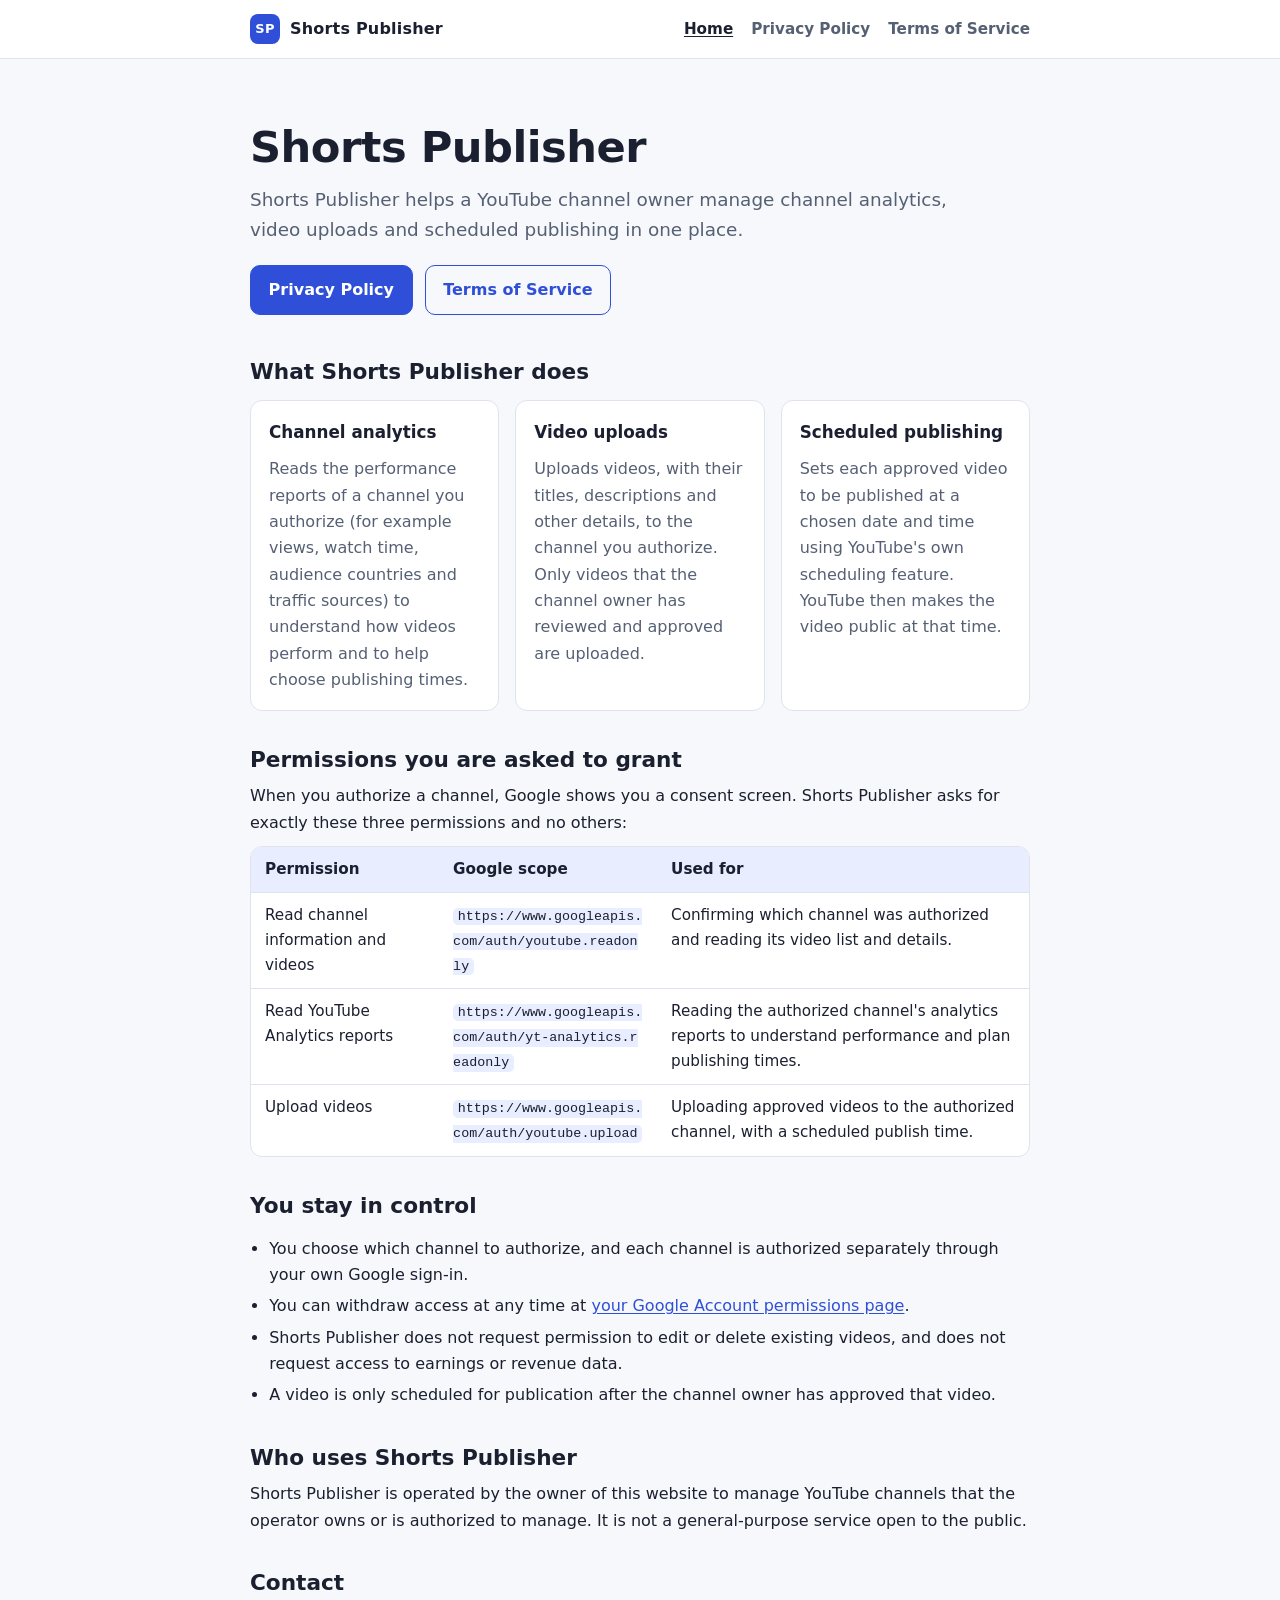
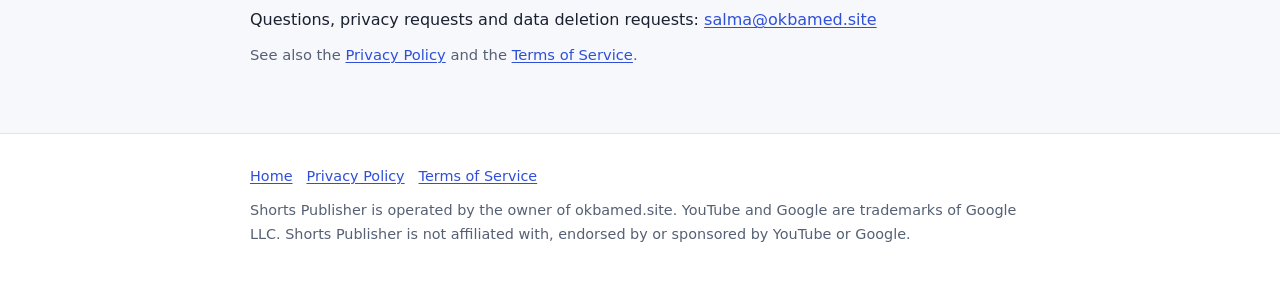
<file: index.html>
<!doctype html>
<html lang="en">
<head>
<meta charset="utf-8">
<meta name="viewport" content="width=device-width, initial-scale=1">
<title>Shorts Publisher | YouTube analytics, uploads and scheduled publishing</title>
<meta name="description" content="Shorts Publisher helps a YouTube channel owner manage channel analytics, video uploads and scheduled publishing.">
<link rel="canonical" href="https://okbamed.site/">
<link rel="icon" href="/favicon.svg" type="image/svg+xml">
<link rel="stylesheet" href="/style.css">
</head>
<body>
<a class="skip" href="#main">Skip to content</a>
<header class="site"><div class="wrap">
  <a class="brand" href="/"><span class="mark" aria-hidden="true">SP</span><span>Shorts Publisher</span></a>
  <nav aria-label="Main"><a href="/" aria-current="page">Home</a><a href="/privacy">Privacy Policy</a><a href="/terms">Terms of Service</a></nav>
</div></header>

<main id="main"><div class="wrap">
  <section class="hero">
    <h1>Shorts Publisher</h1>
    <p class="lead">Shorts Publisher helps a YouTube channel owner manage channel analytics, video uploads and scheduled publishing in one place.</p>
    <div class="actions">
      <a class="btn primary" href="/privacy">Privacy Policy</a>
      <a class="btn ghost" href="/terms">Terms of Service</a>
    </div>
  </section>

  <h2>What Shorts Publisher does</h2>
  <div class="grid">
    <div class="card"><h3>Channel analytics</h3><p>Reads the performance reports of a channel you authorize (for example views, watch time, audience countries and traffic sources) to understand how videos perform and to help choose publishing times.</p></div>
    <div class="card"><h3>Video uploads</h3><p>Uploads videos, with their titles, descriptions and other details, to the channel you authorize. Only videos that the channel owner has reviewed and approved are uploaded.</p></div>
    <div class="card"><h3>Scheduled publishing</h3><p>Sets each approved video to be published at a chosen date and time using YouTube's own scheduling feature. YouTube then makes the video public at that time.</p></div>
  </div>

  <h2>Permissions you are asked to grant</h2>
  <p>When you authorize a channel, Google shows you a consent screen. Shorts Publisher asks for exactly these three permissions and no others:</p>
  <div class="tablewrap"><table>
    <thead><tr><th>Permission</th><th>Google scope</th><th>Used for</th></tr></thead>
    <tbody>
      <tr><td>Read channel information and videos</td><td><code>https://www.googleapis.com/auth/youtube.readonly</code></td><td>Confirming which channel was authorized and reading its video list and details.</td></tr>
      <tr><td>Read YouTube Analytics reports</td><td><code>https://www.googleapis.com/auth/yt-analytics.readonly</code></td><td>Reading the authorized channel's analytics reports to understand performance and plan publishing times.</td></tr>
      <tr><td>Upload videos</td><td><code>https://www.googleapis.com/auth/youtube.upload</code></td><td>Uploading approved videos to the authorized channel, with a scheduled publish time.</td></tr>
    </tbody>
  </table></div>

  <h2>You stay in control</h2>
  <ul>
    <li>You choose which channel to authorize, and each channel is authorized separately through your own Google sign-in.</li>
    <li>You can withdraw access at any time at <a href="https://myaccount.google.com/permissions" rel="noopener">your Google Account permissions page</a>.</li>
    <li>Shorts Publisher does not request permission to edit or delete existing videos, and does not request access to earnings or revenue data.</li>
    <li>A video is only scheduled for publication after the channel owner has approved that video.</li>
  </ul>

  <h2>Who uses Shorts Publisher</h2>
  <p>Shorts Publisher is operated by the owner of this website to manage YouTube channels that the operator owns or is authorized to manage. It is not a general-purpose service open to the public.</p>

  <h2 id="contact">Contact</h2>
  <p>Questions, privacy requests and data deletion requests: <a href="mailto:salma@okbamed.site">salma@okbamed.site</a></p>
  <p class="meta">See also the <a href="/privacy">Privacy Policy</a> and the <a href="/terms">Terms of Service</a>.</p>
</div></main>

<footer class="site"><div class="wrap">
  <p><a href="/">Home</a><a href="/privacy">Privacy Policy</a><a href="/terms">Terms of Service</a></p>
  <p>Shorts Publisher is operated by the owner of okbamed.site. YouTube and Google are trademarks of Google LLC. Shorts Publisher is not affiliated with, endorsed by or sponsored by YouTube or Google.</p>
</div></footer>
</body>
</html>
</file>
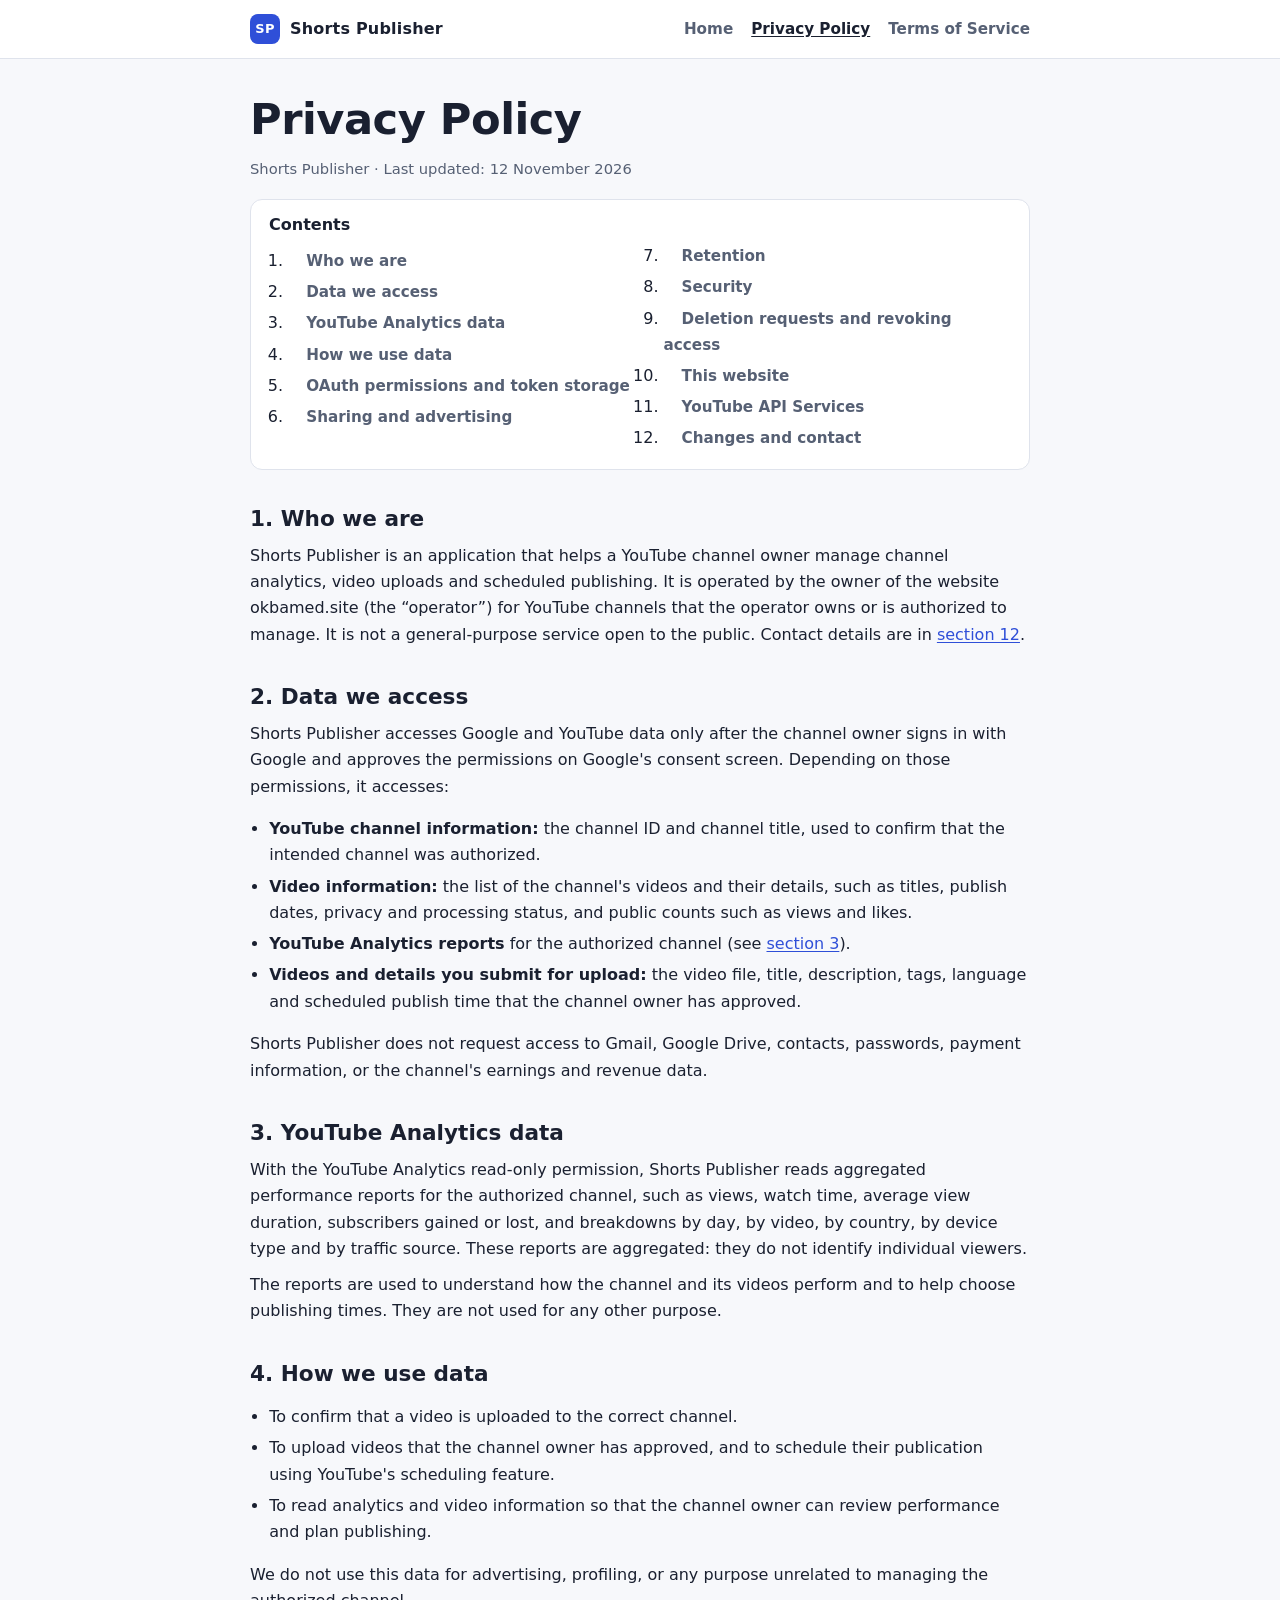
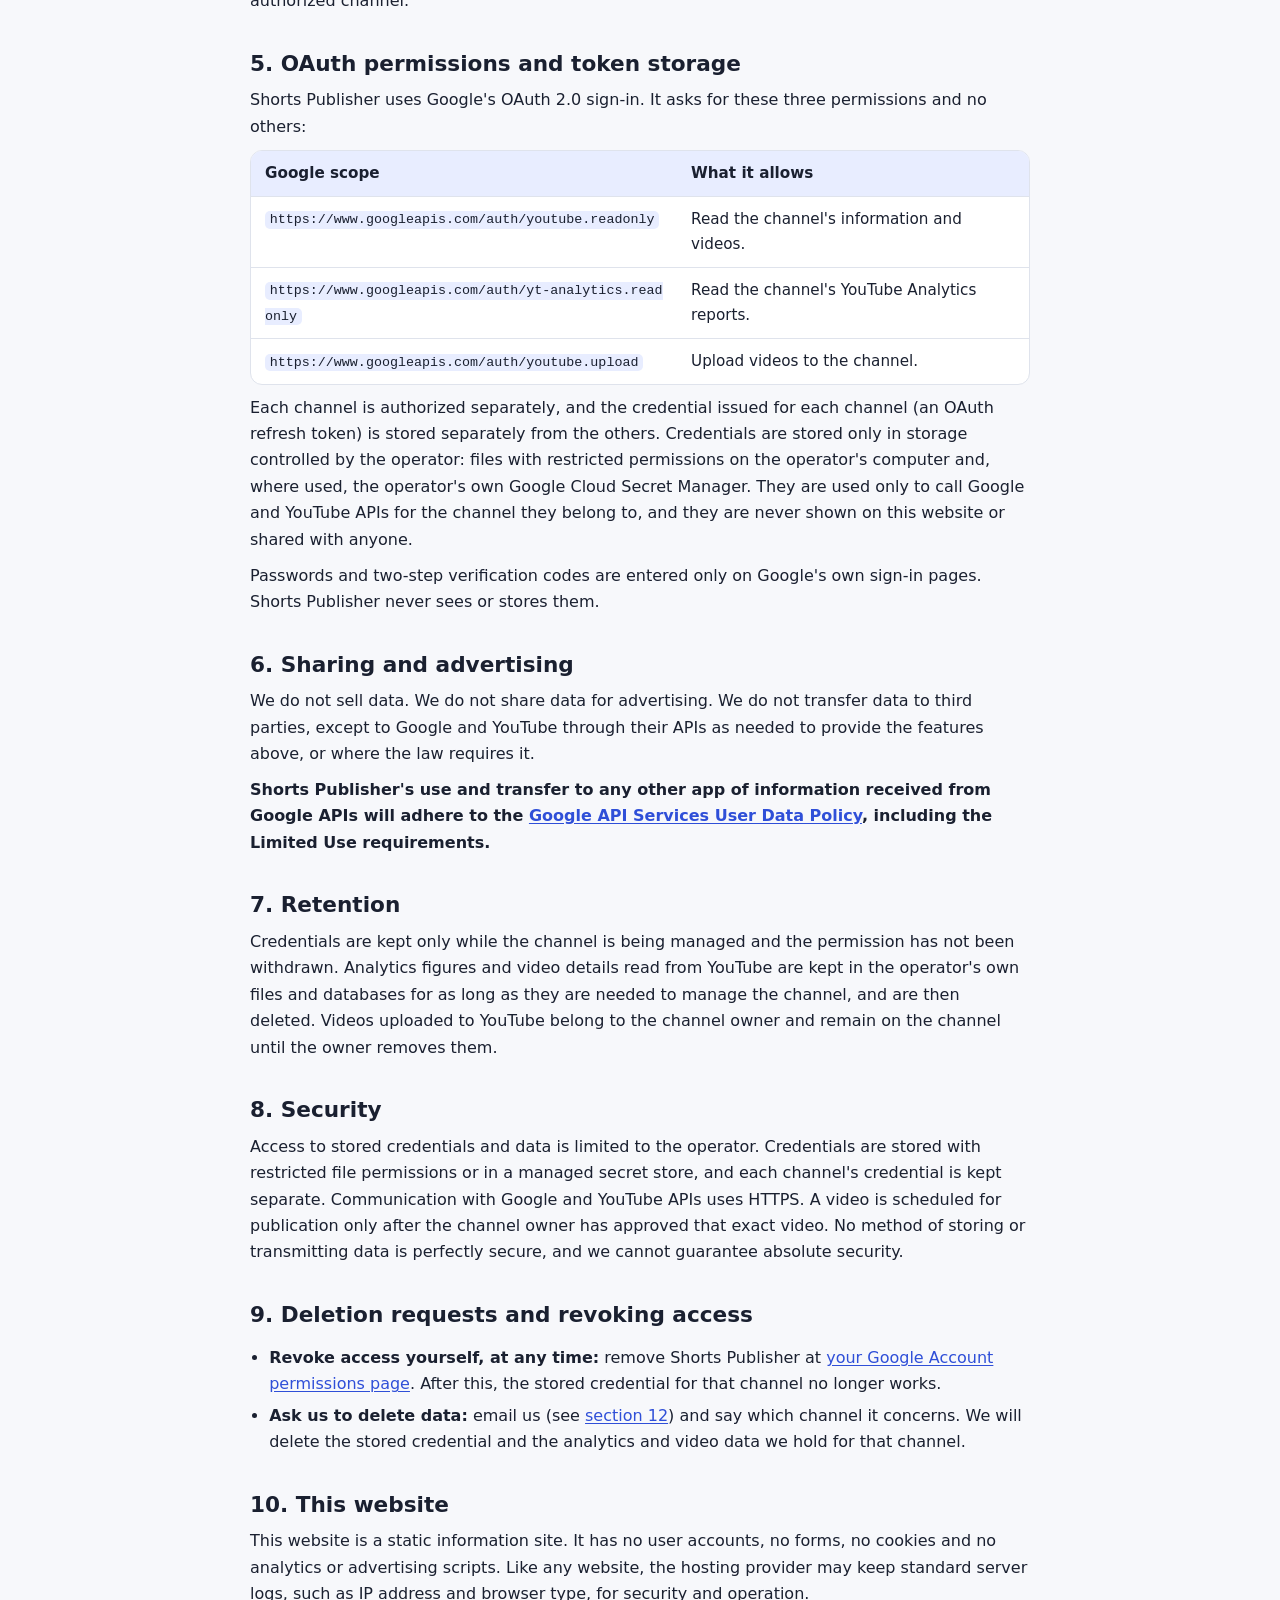
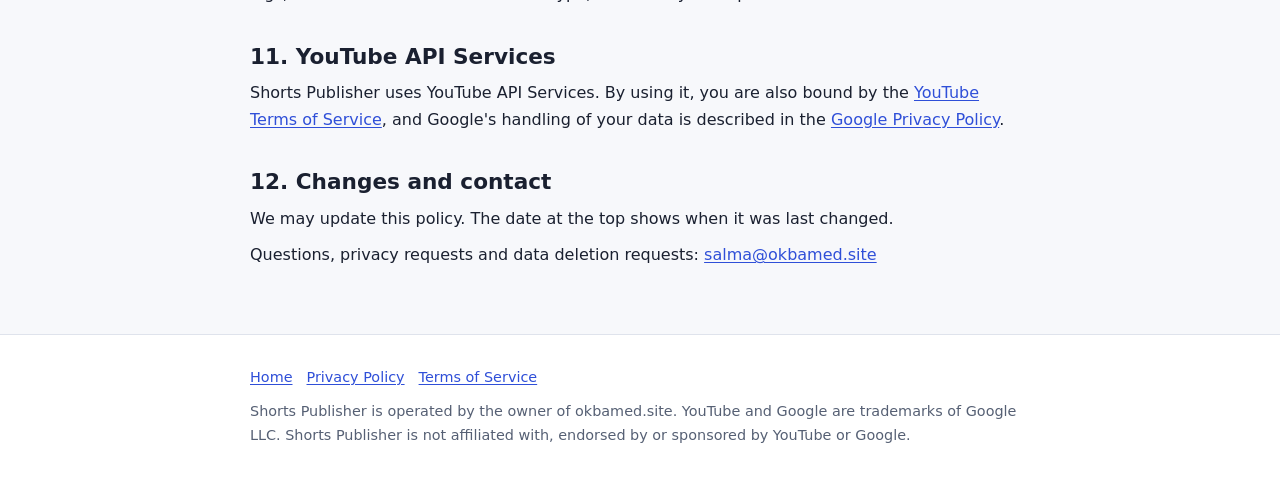
<file: privacy.html>
<!doctype html>
<html lang="en">
<head>
<meta charset="utf-8">
<meta name="viewport" content="width=device-width, initial-scale=1">
<title>Privacy Policy | Shorts Publisher</title>
<meta name="description" content="How Shorts Publisher accesses, uses, stores and deletes YouTube account and YouTube Analytics data.">
<link rel="canonical" href="https://okbamed.site/privacy">
<link rel="icon" href="/favicon.svg" type="image/svg+xml">
<link rel="stylesheet" href="/style.css">
</head>
<body>
<a class="skip" href="#main">Skip to content</a>
<header class="site"><div class="wrap">
  <a class="brand" href="/"><span class="mark" aria-hidden="true">SP</span><span>Shorts Publisher</span></a>
  <nav aria-label="Main"><a href="/">Home</a><a href="/privacy" aria-current="page">Privacy Policy</a><a href="/terms">Terms of Service</a></nav>
</div></header>

<main id="main"><div class="wrap">
  <h1>Privacy Policy</h1>
  <p class="meta">Shorts Publisher &middot; Last updated: 12 November 2026</p>

  <nav class="toc" aria-label="Contents"><strong>Contents</strong>
    <ol>
      <li><a href="#who">Who we are</a></li>
      <li><a href="#data">Data we access</a></li>
      <li><a href="#analytics">YouTube Analytics data</a></li>
      <li><a href="#use">How we use data</a></li>
      <li><a href="#oauth">OAuth permissions and token storage</a></li>
      <li><a href="#sharing">Sharing and advertising</a></li>
      <li><a href="#retention">Retention</a></li>
      <li><a href="#security">Security</a></li>
      <li><a href="#deletion">Deletion requests and revoking access</a></li>
      <li><a href="#website">This website</a></li>
      <li><a href="#youtube">YouTube API Services</a></li>
      <li><a href="#changes">Changes and contact</a></li>
    </ol>
  </nav>

  <h2 id="who">1. Who we are</h2>
  <p>Shorts Publisher is an application that helps a YouTube channel owner manage channel analytics, video uploads and scheduled publishing. It is operated by the owner of the website okbamed.site (the &ldquo;operator&rdquo;) for YouTube channels that the operator owns or is authorized to manage. It is not a general-purpose service open to the public. Contact details are in <a href="#changes">section 12</a>.</p>

  <h2 id="data">2. Data we access</h2>
  <p>Shorts Publisher accesses Google and YouTube data only after the channel owner signs in with Google and approves the permissions on Google's consent screen. Depending on those permissions, it accesses:</p>
  <ul>
    <li><strong>YouTube channel information:</strong> the channel ID and channel title, used to confirm that the intended channel was authorized.</li>
    <li><strong>Video information:</strong> the list of the channel's videos and their details, such as titles, publish dates, privacy and processing status, and public counts such as views and likes.</li>
    <li><strong>YouTube Analytics reports</strong> for the authorized channel (see <a href="#analytics">section 3</a>).</li>
    <li><strong>Videos and details you submit for upload:</strong> the video file, title, description, tags, language and scheduled publish time that the channel owner has approved.</li>
  </ul>
  <p>Shorts Publisher does not request access to Gmail, Google Drive, contacts, passwords, payment information, or the channel's earnings and revenue data.</p>

  <h2 id="analytics">3. YouTube Analytics data</h2>
  <p>With the YouTube Analytics read-only permission, Shorts Publisher reads aggregated performance reports for the authorized channel, such as views, watch time, average view duration, subscribers gained or lost, and breakdowns by day, by video, by country, by device type and by traffic source. These reports are aggregated: they do not identify individual viewers.</p>
  <p>The reports are used to understand how the channel and its videos perform and to help choose publishing times. They are not used for any other purpose.</p>

  <h2 id="use">4. How we use data</h2>
  <ul>
    <li>To confirm that a video is uploaded to the correct channel.</li>
    <li>To upload videos that the channel owner has approved, and to schedule their publication using YouTube's scheduling feature.</li>
    <li>To read analytics and video information so that the channel owner can review performance and plan publishing.</li>
  </ul>
  <p>We do not use this data for advertising, profiling, or any purpose unrelated to managing the authorized channel.</p>

  <h2 id="oauth">5. OAuth permissions and token storage</h2>
  <p>Shorts Publisher uses Google's OAuth 2.0 sign-in. It asks for these three permissions and no others:</p>
  <div class="tablewrap"><table>
    <thead><tr><th>Google scope</th><th>What it allows</th></tr></thead>
    <tbody>
      <tr><td><code>https://www.googleapis.com/auth/youtube.readonly</code></td><td>Read the channel's information and videos.</td></tr>
      <tr><td><code>https://www.googleapis.com/auth/yt-analytics.readonly</code></td><td>Read the channel's YouTube Analytics reports.</td></tr>
      <tr><td><code>https://www.googleapis.com/auth/youtube.upload</code></td><td>Upload videos to the channel.</td></tr>
    </tbody>
  </table></div>
  <p>Each channel is authorized separately, and the credential issued for each channel (an OAuth refresh token) is stored separately from the others. Credentials are stored only in storage controlled by the operator: files with restricted permissions on the operator's computer and, where used, the operator's own Google Cloud Secret Manager. They are used only to call Google and YouTube APIs for the channel they belong to, and they are never shown on this website or shared with anyone.</p>
  <p>Passwords and two-step verification codes are entered only on Google's own sign-in pages. Shorts Publisher never sees or stores them.</p>

  <h2 id="sharing">6. Sharing and advertising</h2>
  <p>We do not sell data. We do not share data for advertising. We do not transfer data to third parties, except to Google and YouTube through their APIs as needed to provide the features above, or where the law requires it.</p>
  <p><strong>Shorts Publisher's use and transfer to any other app of information received from Google APIs will adhere to the <a href="https://developers.google.com/terms/api-services-user-data-policy" rel="noopener">Google API Services User Data Policy</a>, including the Limited Use requirements.</strong></p>

  <h2 id="retention">7. Retention</h2>
  <p>Credentials are kept only while the channel is being managed and the permission has not been withdrawn. Analytics figures and video details read from YouTube are kept in the operator's own files and databases for as long as they are needed to manage the channel, and are then deleted. Videos uploaded to YouTube belong to the channel owner and remain on the channel until the owner removes them.</p>

  <h2 id="security">8. Security</h2>
  <p>Access to stored credentials and data is limited to the operator. Credentials are stored with restricted file permissions or in a managed secret store, and each channel's credential is kept separate. Communication with Google and YouTube APIs uses HTTPS. A video is scheduled for publication only after the channel owner has approved that exact video. No method of storing or transmitting data is perfectly secure, and we cannot guarantee absolute security.</p>

  <h2 id="deletion">9. Deletion requests and revoking access</h2>
  <ul>
    <li><strong>Revoke access yourself, at any time:</strong> remove Shorts Publisher at <a href="https://myaccount.google.com/permissions" rel="noopener">your Google Account permissions page</a>. After this, the stored credential for that channel no longer works.</li>
    <li><strong>Ask us to delete data:</strong> email us (see <a href="#changes">section 12</a>) and say which channel it concerns. We will delete the stored credential and the analytics and video data we hold for that channel.</li>
  </ul>

  <h2 id="website">10. This website</h2>
  <p>This website is a static information site. It has no user accounts, no forms, no cookies and no analytics or advertising scripts. Like any website, the hosting provider may keep standard server logs, such as IP address and browser type, for security and operation.</p>

  <h2 id="youtube">11. YouTube API Services</h2>
  <p>Shorts Publisher uses YouTube API Services. By using it, you are also bound by the <a href="https://www.youtube.com/t/terms" rel="noopener">YouTube Terms of Service</a>, and Google's handling of your data is described in the <a href="https://policies.google.com/privacy" rel="noopener">Google Privacy Policy</a>.</p>

  <h2 id="changes">12. Changes and contact</h2>
  <p>We may update this policy. The date at the top shows when it was last changed.</p>
  <p>Questions, privacy requests and data deletion requests: <a href="mailto:salma@okbamed.site">salma@okbamed.site</a></p>
</div></main>

<footer class="site"><div class="wrap">
  <p><a href="/">Home</a><a href="/privacy">Privacy Policy</a><a href="/terms">Terms of Service</a></p>
  <p>Shorts Publisher is operated by the owner of okbamed.site. YouTube and Google are trademarks of Google LLC. Shorts Publisher is not affiliated with, endorsed by or sponsored by YouTube or Google.</p>
</div></footer>
</body>
</html>
</file>
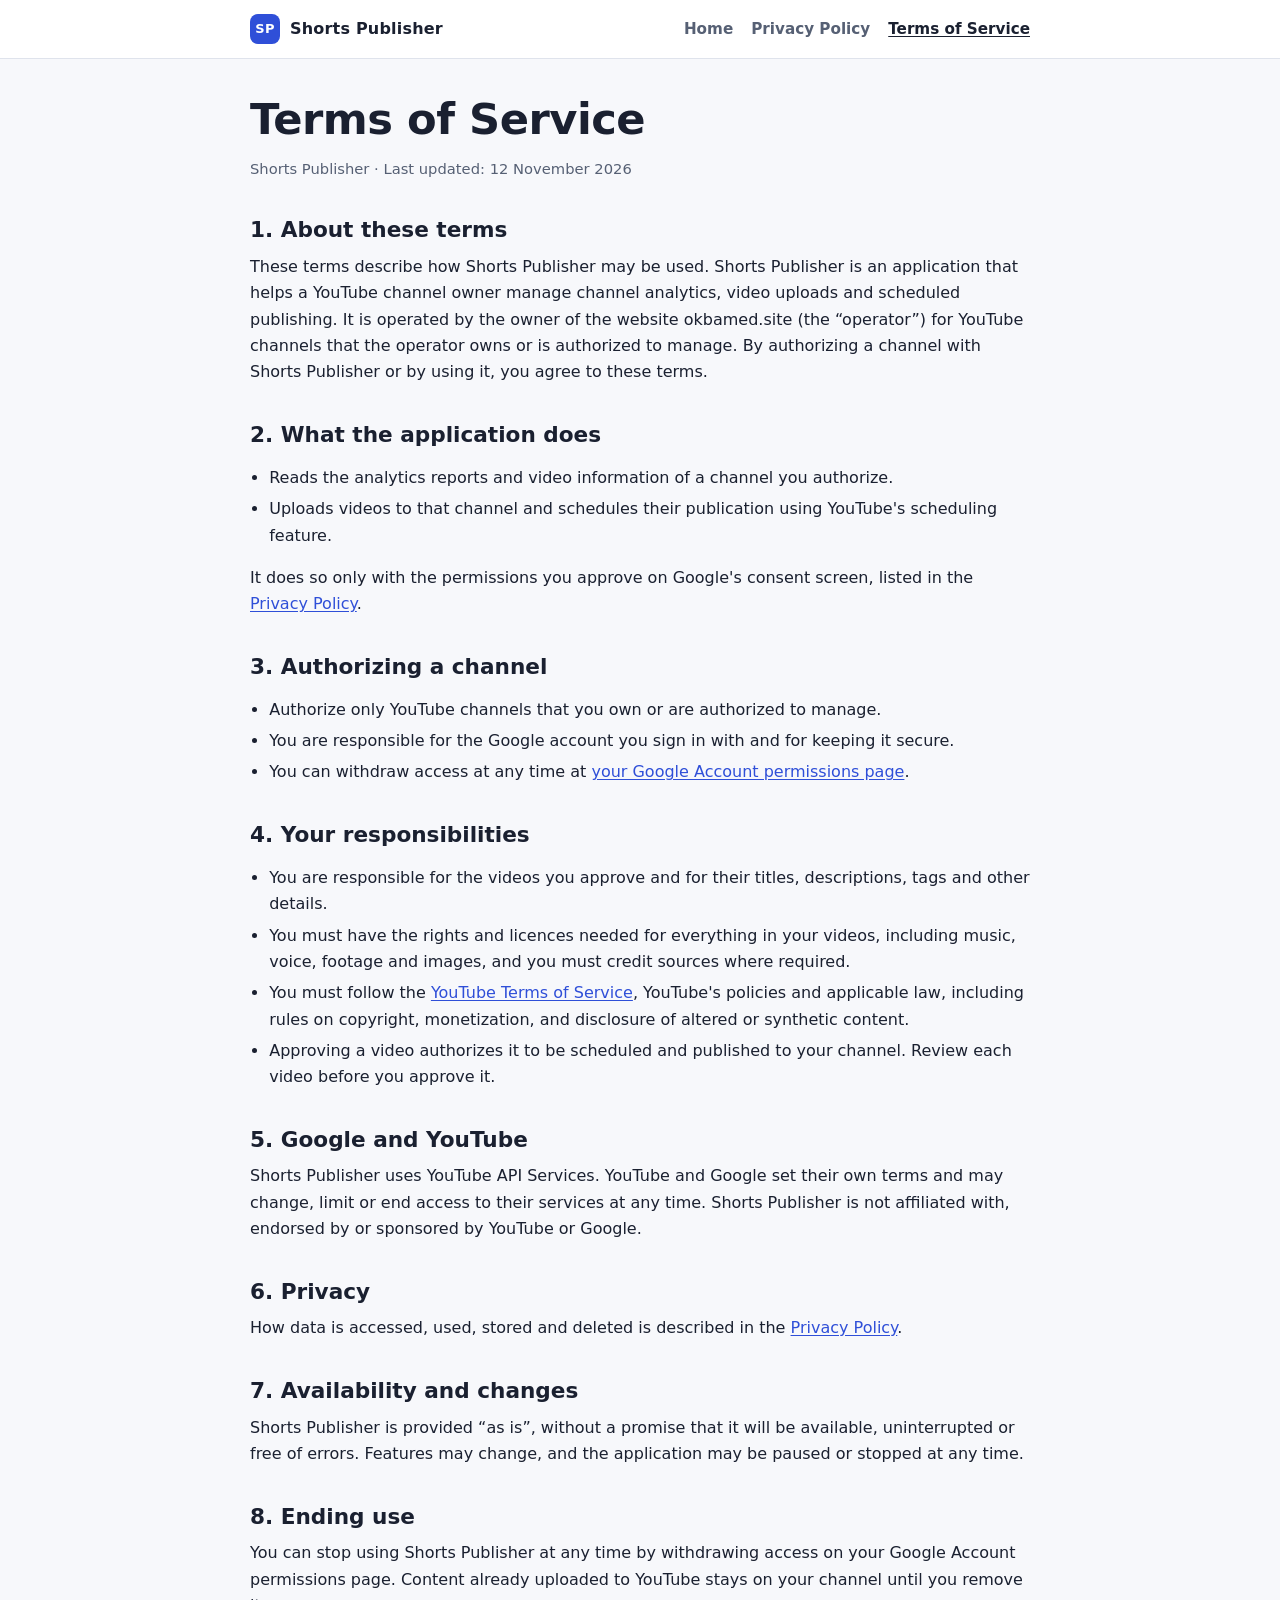
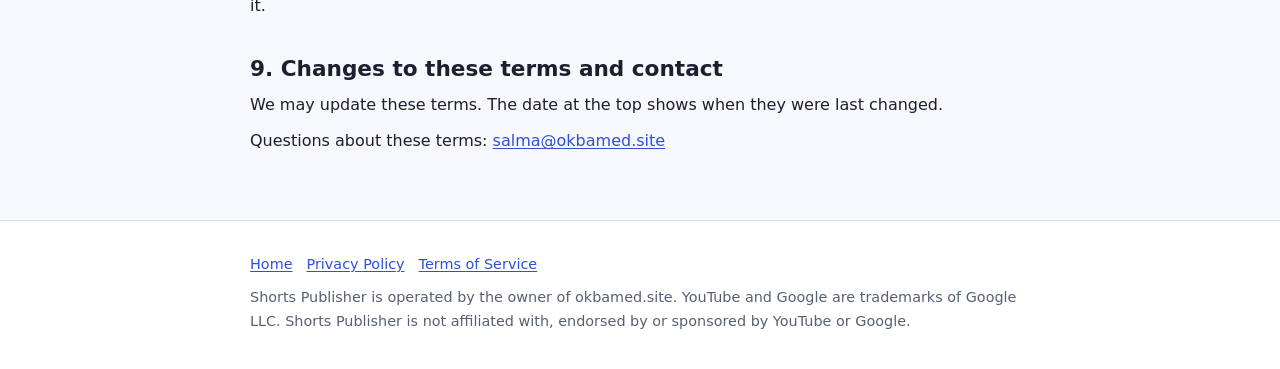
<file: terms.html>
<!doctype html>
<html lang="en">
<head>
<meta charset="utf-8">
<meta name="viewport" content="width=device-width, initial-scale=1">
<title>Terms of Service | Shorts Publisher</title>
<meta name="description" content="Terms for using Shorts Publisher: how the application may be used and what channel owners are responsible for.">
<link rel="canonical" href="https://okbamed.site/terms">
<link rel="icon" href="/favicon.svg" type="image/svg+xml">
<link rel="stylesheet" href="/style.css">
</head>
<body>
<a class="skip" href="#main">Skip to content</a>
<header class="site"><div class="wrap">
  <a class="brand" href="/"><span class="mark" aria-hidden="true">SP</span><span>Shorts Publisher</span></a>
  <nav aria-label="Main"><a href="/">Home</a><a href="/privacy">Privacy Policy</a><a href="/terms" aria-current="page">Terms of Service</a></nav>
</div></header>

<main id="main"><div class="wrap">
  <h1>Terms of Service</h1>
  <p class="meta">Shorts Publisher &middot; Last updated: 12 November 2026</p>

  <h2>1. About these terms</h2>
  <p>These terms describe how Shorts Publisher may be used. Shorts Publisher is an application that helps a YouTube channel owner manage channel analytics, video uploads and scheduled publishing. It is operated by the owner of the website okbamed.site (the &ldquo;operator&rdquo;) for YouTube channels that the operator owns or is authorized to manage. By authorizing a channel with Shorts Publisher or by using it, you agree to these terms.</p>

  <h2>2. What the application does</h2>
  <ul>
    <li>Reads the analytics reports and video information of a channel you authorize.</li>
    <li>Uploads videos to that channel and schedules their publication using YouTube's scheduling feature.</li>
  </ul>
  <p>It does so only with the permissions you approve on Google's consent screen, listed in the <a href="/privacy#oauth">Privacy Policy</a>.</p>

  <h2>3. Authorizing a channel</h2>
  <ul>
    <li>Authorize only YouTube channels that you own or are authorized to manage.</li>
    <li>You are responsible for the Google account you sign in with and for keeping it secure.</li>
    <li>You can withdraw access at any time at <a href="https://myaccount.google.com/permissions" rel="noopener">your Google Account permissions page</a>.</li>
  </ul>

  <h2>4. Your responsibilities</h2>
  <ul>
    <li>You are responsible for the videos you approve and for their titles, descriptions, tags and other details.</li>
    <li>You must have the rights and licences needed for everything in your videos, including music, voice, footage and images, and you must credit sources where required.</li>
    <li>You must follow the <a href="https://www.youtube.com/t/terms" rel="noopener">YouTube Terms of Service</a>, YouTube's policies and applicable law, including rules on copyright, monetization, and disclosure of altered or synthetic content.</li>
    <li>Approving a video authorizes it to be scheduled and published to your channel. Review each video before you approve it.</li>
  </ul>

  <h2>5. Google and YouTube</h2>
  <p>Shorts Publisher uses YouTube API Services. YouTube and Google set their own terms and may change, limit or end access to their services at any time. Shorts Publisher is not affiliated with, endorsed by or sponsored by YouTube or Google.</p>

  <h2>6. Privacy</h2>
  <p>How data is accessed, used, stored and deleted is described in the <a href="/privacy">Privacy Policy</a>.</p>

  <h2>7. Availability and changes</h2>
  <p>Shorts Publisher is provided &ldquo;as is&rdquo;, without a promise that it will be available, uninterrupted or free of errors. Features may change, and the application may be paused or stopped at any time.</p>

  <h2>8. Ending use</h2>
  <p>You can stop using Shorts Publisher at any time by withdrawing access on your Google Account permissions page. Content already uploaded to YouTube stays on your channel until you remove it.</p>

  <h2>9. Changes to these terms and contact</h2>
  <p>We may update these terms. The date at the top shows when they were last changed.</p>
  <p>Questions about these terms: <a href="mailto:salma@okbamed.site">salma@okbamed.site</a></p>
</div></main>

<footer class="site"><div class="wrap">
  <p><a href="/">Home</a><a href="/privacy">Privacy Policy</a><a href="/terms">Terms of Service</a></p>
  <p>Shorts Publisher is operated by the owner of okbamed.site. YouTube and Google are trademarks of Google LLC. Shorts Publisher is not affiliated with, endorsed by or sponsored by YouTube or Google.</p>
</div></footer>
</body>
</html>
</file>
<file: style.css>
:root{
  --bg:#f7f8fb; --surface:#ffffff; --text:#1a2030; --muted:#566074; --line:#dfe3ec;
  --brand:#2f4fd8; --brand-ink:#ffffff; --brand-soft:#e8edff; --note:#fff7e0; --note-line:#f0d98a;
  --radius:12px; --maxw:820px;
}
@media (prefers-color-scheme: dark){
  :root{ --bg:#0f1320; --surface:#171c2e; --text:#e8ebf5; --muted:#a3adc4; --line:#2a3250;
    --brand:#8da2ff; --brand-ink:#0f1320; --brand-soft:#212a4f; --note:#2b2614; --note-line:#6b5a1e; }
}
*{box-sizing:border-box}
html{-webkit-text-size-adjust:100%}
body{margin:0;background:var(--bg);color:var(--text);
  font:16px/1.65 system-ui,-apple-system,"Segoe UI",Roboto,"Helvetica Neue",Arial,sans-serif}
a{color:var(--brand);text-underline-offset:2px}
a:focus-visible,.btn:focus-visible{outline:3px solid var(--brand);outline-offset:2px;border-radius:4px}
.skip{position:absolute;left:-999px;top:0;background:var(--brand);color:var(--brand-ink);padding:.6rem 1rem;z-index:10}
.skip:focus{left:8px;top:8px}
.wrap{max-width:var(--maxw);margin:0 auto;padding:0 20px}
header.site{background:var(--surface);border-bottom:1px solid var(--line)}
header.site .wrap{display:flex;align-items:center;justify-content:space-between;gap:16px;flex-wrap:wrap;padding-top:14px;padding-bottom:14px}
.brand{display:flex;align-items:center;gap:10px;font-weight:700;color:var(--text);text-decoration:none;letter-spacing:.2px}
.brand .mark{width:30px;height:30px;border-radius:8px;background:var(--brand);color:var(--brand-ink);display:grid;place-items:center;font-size:13px;font-weight:800}
nav a{margin-left:18px;color:var(--muted);text-decoration:none;font-weight:600;font-size:.95rem}
nav a:hover,nav a[aria-current="page"]{color:var(--text);text-decoration:underline}
main{padding:36px 0 56px}
.hero{padding:28px 0 8px}
h1{font-size:clamp(1.9rem,5vw,2.7rem);line-height:1.15;margin:0 0 12px;letter-spacing:-.5px}
h2{font-size:1.35rem;margin:2.2rem 0 .6rem;line-height:1.3}
h3{font-size:1.05rem;margin:1.4rem 0 .3rem}
p{margin:.6rem 0}
.lead{font-size:1.15rem;color:var(--muted);max-width:60ch}
.actions{display:flex;gap:12px;flex-wrap:wrap;margin-top:20px}
.btn{display:inline-block;padding:.65rem 1.1rem;border-radius:10px;font-weight:650;text-decoration:none;border:1px solid var(--brand)}
.btn.primary{background:var(--brand);color:var(--brand-ink)}
.btn.ghost{color:var(--brand);background:transparent}
.grid{display:grid;gap:16px;grid-template-columns:repeat(auto-fit,minmax(230px,1fr));margin-top:14px}
.card{background:var(--surface);border:1px solid var(--line);border-radius:var(--radius);padding:18px 18px 16px}
.card h3{margin-top:0}
.card p{color:var(--muted);margin-bottom:0}
.note{background:var(--note);border:1px solid var(--note-line);border-radius:var(--radius);padding:12px 16px;margin:18px 0}
.tablewrap{overflow-x:auto;border:1px solid var(--line);border-radius:var(--radius);background:var(--surface)}
table{border-collapse:collapse;width:100%;min-width:560px;font-size:.95rem}
th,td{text-align:left;padding:10px 14px;border-bottom:1px solid var(--line);vertical-align:top}
th{background:var(--brand-soft);font-weight:700}
tr:last-child td{border-bottom:0}
code{font:.88em ui-monospace,SFMono-Regular,Menlo,Consolas,monospace;background:var(--brand-soft);padding:.1em .35em;border-radius:5px;word-break:break-all}
ul{padding-left:1.2rem}
li{margin:.3rem 0}
.toc{background:var(--surface);border:1px solid var(--line);border-radius:var(--radius);padding:12px 18px;margin:18px 0}
.toc ol{margin:.3rem 0;padding-left:1.2rem;columns:2;column-gap:28px}
@media (max-width:560px){.toc ol{columns:1}}
.meta{color:var(--muted);font-size:.92rem}
footer.site{border-top:1px solid var(--line);background:var(--surface);color:var(--muted);font-size:.9rem}
footer.site .wrap{padding-top:22px;padding-bottom:26px}
footer.site a{margin-right:14px}
@media (max-width:560px){nav a{margin-left:0;margin-right:14px}header.site .wrap{align-items:flex-start;flex-direction:column;gap:6px}}
@media (prefers-reduced-motion:no-preference){.btn{transition:transform .08s ease}.btn:hover{transform:translateY(-1px)}}
</file>
